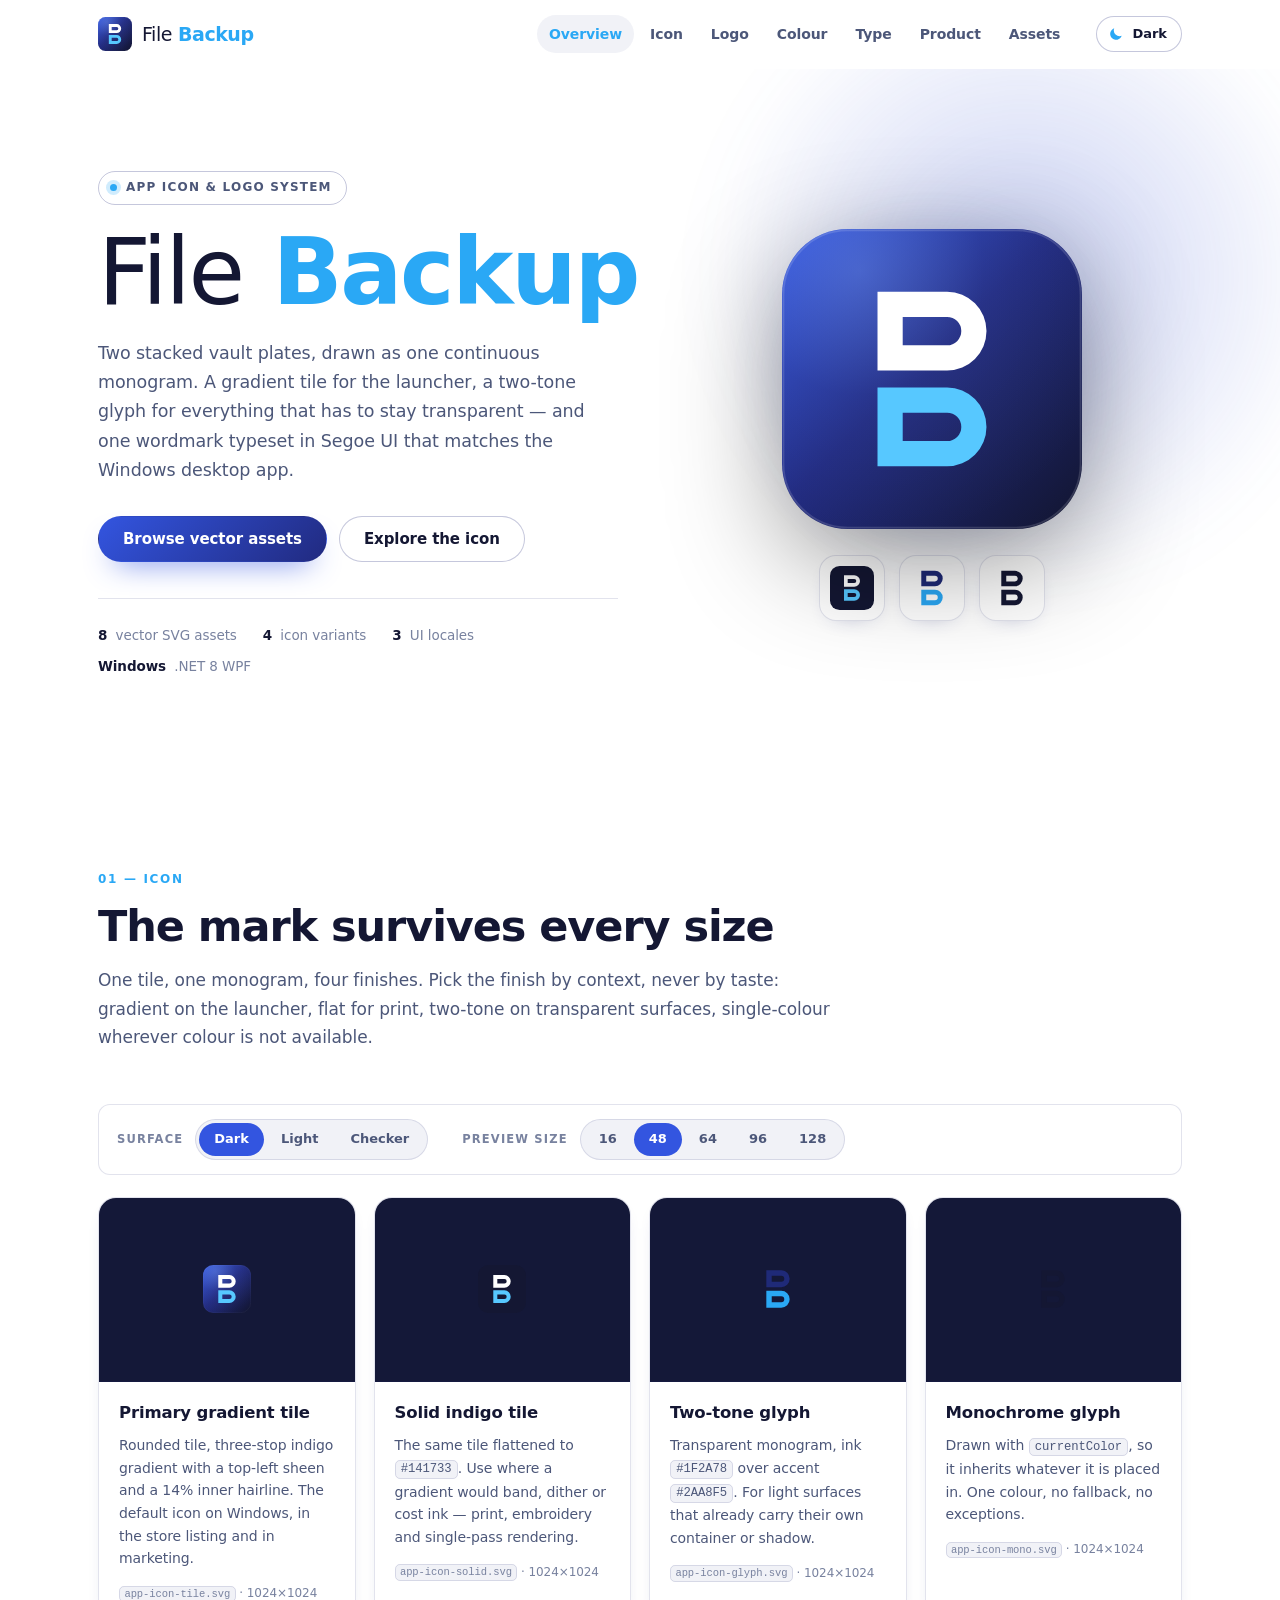
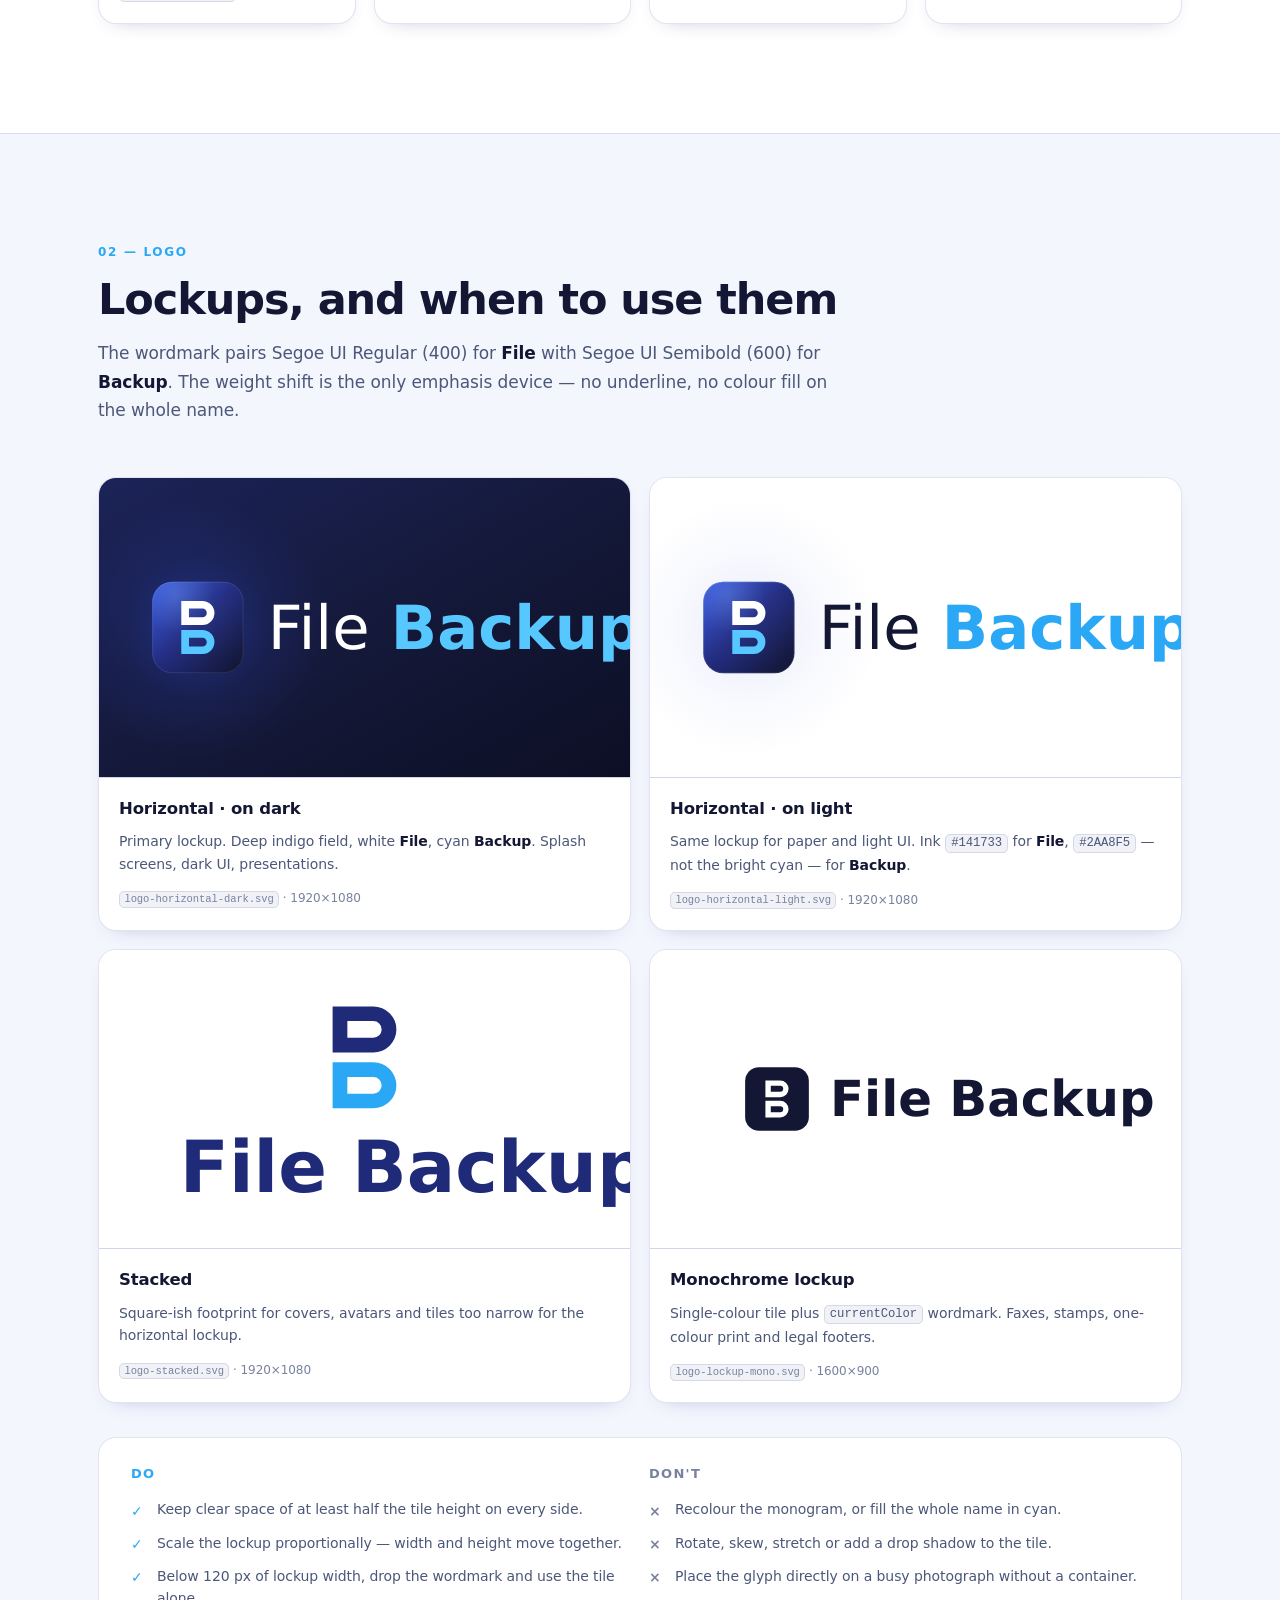
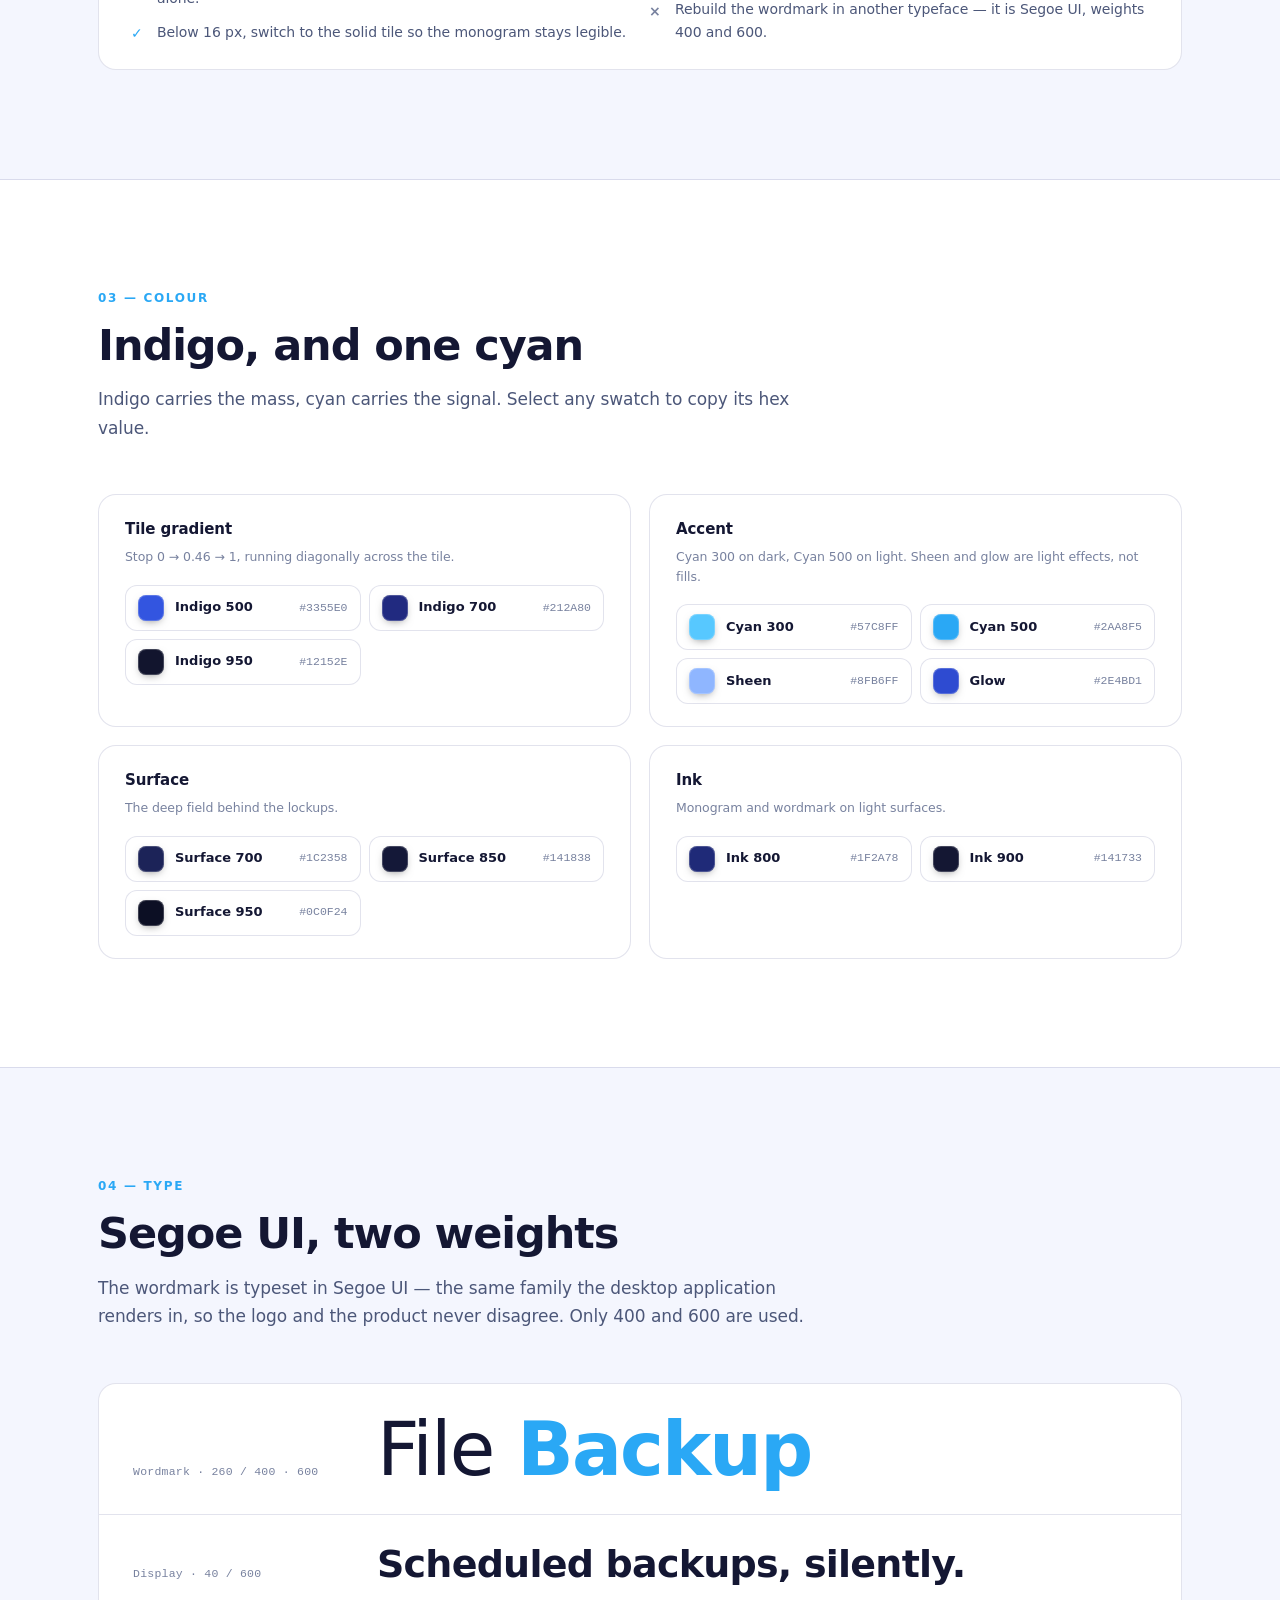
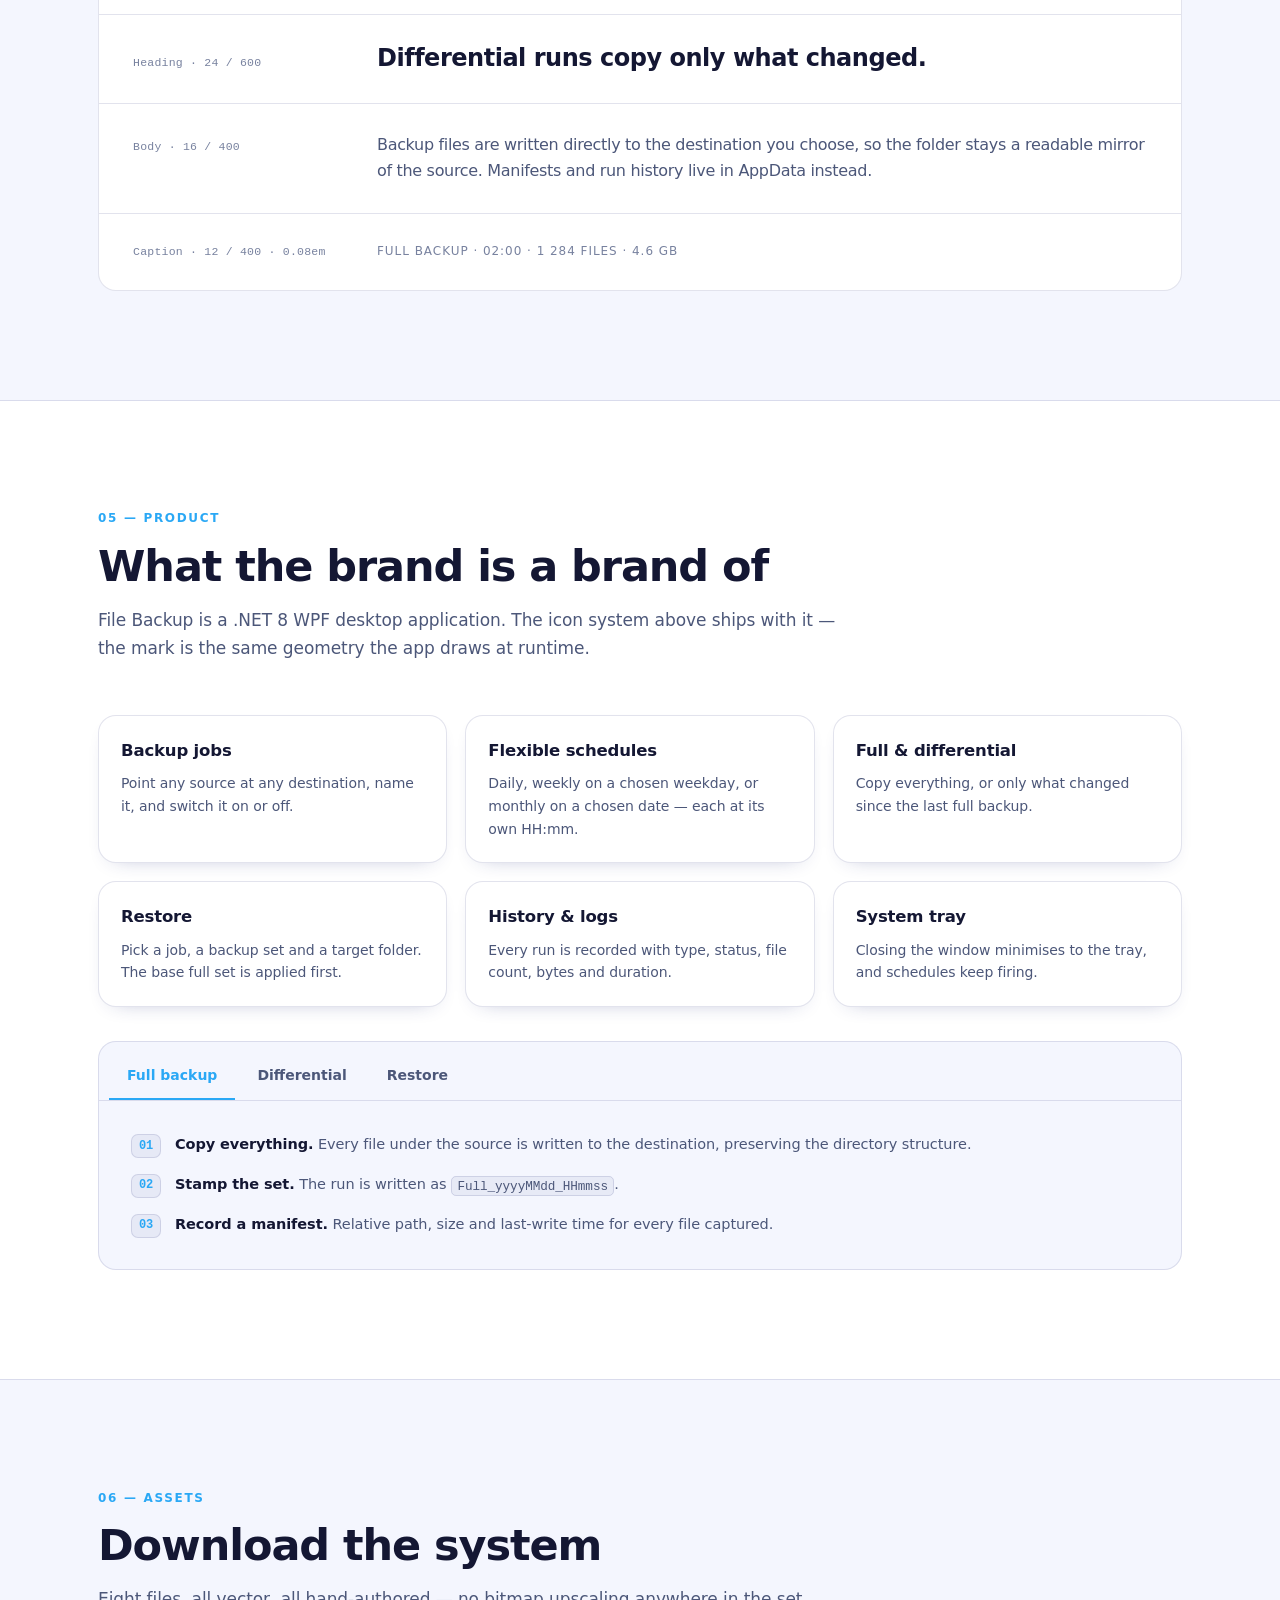
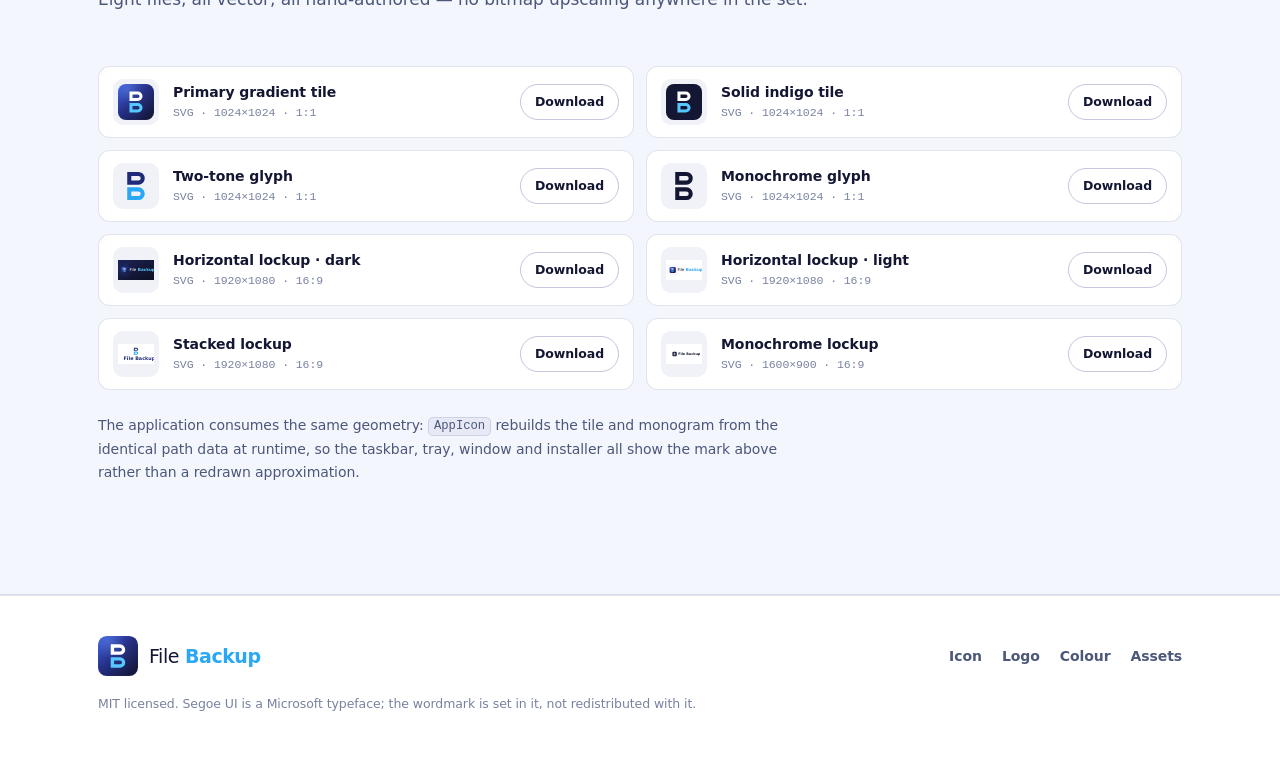
<file: brand/website/index.html>
<!DOCTYPE html>
<html lang="en" data-theme="dark">
<head>
<meta charset="utf-8">
<meta name="viewport" content="width=device-width, initial-scale=1">
<title>File Backup — App Icon &amp; Logo System</title>
<meta name="description" content="Brand system for File Backup: gradient tile app icons, horizontal and stacked wordmark lockups, colour palette, type scale and downloadable vector assets.">
<meta name="theme-color" content="#12152E">
<link rel="icon" href="../assets/app-icon-tile.svg" type="image/svg+xml">
<link rel="stylesheet" href="styles.css">
</head>
<body>

<a class="skip-link" href="#overview">Skip to content</a>

<header class="site-header" id="site-header">
  <div class="container site-header__inner">
    <a class="brand" href="#overview" aria-label="File Backup — back to top">
      <img class="brand__mark" src="../assets/app-icon-tile.svg" alt="" width="34" height="34" decoding="async">
      <span class="wordmark wordmark--sm">
        <span class="wordmark__file">File</span><span class="wordmark__backup">&nbsp;Backup</span>
      </span>
    </a>

    <button class="nav-toggle" id="nav-toggle" type="button" aria-expanded="false" aria-controls="primary-nav" aria-label="Open navigation">
      <span class="nav-toggle__bars" aria-hidden="true"><i></i><i></i><i></i></span>
    </button>

    <nav class="primary-nav" id="primary-nav" aria-label="Sections">
      <ul class="primary-nav__list">
        <li><a href="#overview">Overview</a></li>
        <li><a href="#icons">Icon</a></li>
        <li><a href="#logo">Logo</a></li>
        <li><a href="#palette">Colour</a></li>
        <li><a href="#type">Type</a></li>
        <li><a href="#features">Product</a></li>
        <li><a href="#assets">Assets</a></li>
      </ul>

      <button class="theme-toggle" id="theme-toggle" type="button" aria-pressed="false">
        <span class="theme-toggle__icon" aria-hidden="true"></span>
        <span class="theme-toggle__label" data-theme-label>Light</span>
      </button>
    </nav>
  </div>
</header>

<main>

  <!-- ══════════════════════════ OVERVIEW / HERO ══════════════════════════ -->
  <section class="hero" id="overview" aria-labelledby="hero-title">
    <div class="hero__glow" aria-hidden="true"></div>
    <div class="container hero__inner">

      <div class="hero__copy reveal">
        <p class="eyebrow"><span class="eyebrow__dot" aria-hidden="true"></span>App icon &amp; logo system</p>

        <h1 class="hero__title" id="hero-title">
          <span class="wordmark wordmark--xl">
            <span class="wordmark__file">File</span><span class="wordmark__backup">&nbsp;Backup</span>
          </span>
        </h1>

        <p class="lede">
          Two stacked vault plates, drawn as one continuous monogram. A gradient tile for the
          launcher, a two-tone glyph for everything that has to stay transparent — and one
          wordmark typeset in Segoe&nbsp;UI that matches the Windows desktop app.
        </p>

        <div class="hero__actions">
          <a class="btn btn--primary" href="#assets">Browse vector assets</a>
          <a class="btn btn--ghost" href="#icons">Explore the icon</a>
        </div>

        <ul class="hero__meta">
          <li><strong>8</strong> vector SVG assets</li>
          <li><strong>4</strong> icon variants</li>
          <li><strong>3</strong> UI locales</li>
          <li><strong>Windows</strong> .NET&nbsp;8&nbsp;WPF</li>
        </ul>
      </div>

      <div class="hero__art reveal" aria-hidden="true">
        <div class="hero__tile">
          <img src="../assets/app-icon-tile.svg" alt="File Backup app icon" width="320" height="320" decoding="async">
        </div>
        <div class="hero__chips">
          <span class="hero__chip" style="--d:0ms"><img src="../assets/app-icon-solid.svg" alt="" width="56" height="56" loading="lazy" decoding="async"></span>
          <span class="hero__chip" style="--d:60ms"><img src="../assets/app-icon-glyph.svg" alt="" width="56" height="56" loading="lazy" decoding="async"></span>
          <span class="hero__chip" style="--d:120ms"><img src="../assets/app-icon-mono.svg" alt="" width="56" height="56" loading="lazy" decoding="async"></span>
        </div>
      </div>

    </div>
  </section>

  <!-- ══════════════════════════ ICON SYSTEM ══════════════════════════ -->
  <section class="section" id="icons" aria-labelledby="icons-title">
    <div class="container">

      <div class="section__head reveal">
        <p class="section__index">01 — Icon</p>
        <h2 class="section__title" id="icons-title">The mark survives every size</h2>
        <p class="section__lede">
          One tile, one monogram, four finishes. Pick the finish by context, never by taste:
          gradient on the launcher, flat for print, two-tone on transparent surfaces,
          single-colour wherever colour is not available.
        </p>
      </div>

      <div class="toolbar reveal" role="group" aria-label="Icon preview controls">
        <div class="segmented" data-group="icon-surface">
          <span class="segmented__label" id="surface-label">Surface</span>
          <div class="segmented__track" role="radiogroup" aria-labelledby="surface-label">
            <button type="button" role="radio" aria-checked="true" data-surface="dark">Dark</button>
            <button type="button" role="radio" aria-checked="false" data-surface="light">Light</button>
            <button type="button" role="radio" aria-checked="false" data-surface="checker">Checker</button>
          </div>
        </div>

        <div class="segmented" data-group="icon-size">
          <span class="segmented__label" id="size-label">Preview size</span>
          <div class="segmented__track segmented__track--wide" role="radiogroup" aria-labelledby="size-label">
            <button type="button" role="radio" aria-checked="false" data-size="16">16</button>
            <button type="button" role="radio" aria-checked="true" data-size="48">48</button>
            <button type="button" role="radio" aria-checked="false" data-size="64">64</button>
            <button type="button" role="radio" aria-checked="false" data-size="96">96</button>
            <button type="button" role="radio" aria-checked="false" data-size="128">128</button>
          </div>
        </div>
      </div>

      <ul class="icon-grid reveal" id="icon-grid" data-surface="dark" data-size="48">

        <li class="card icon-card">
          <div class="icon-stage">
            <img src="../assets/app-icon-tile.svg" alt="Primary gradient tile app icon" width="1024" height="1024" loading="lazy" decoding="async">
          </div>
          <div class="card__body">
            <h3 class="card__title">Primary gradient tile</h3>
            <p class="card__text">
              Rounded tile, three-stop indigo gradient with a top-left sheen and a 14% inner
              hairline. The default icon on Windows, in the store listing and in marketing.
            </p>
            <p class="card__meta"><code>app-icon-tile.svg</code> · 1024×1024</p>
          </div>
        </li>

        <li class="card icon-card">
          <div class="icon-stage">
            <img src="../assets/app-icon-solid.svg" alt="Solid indigo tile app icon" width="1024" height="1024" loading="lazy" decoding="async">
          </div>
          <div class="card__body">
            <h3 class="card__title">Solid indigo tile</h3>
            <p class="card__text">
              The same tile flattened to <code>#141733</code>. Use where a gradient would band,
              dither or cost ink — print, embroidery and single-pass rendering.
            </p>
            <p class="card__meta"><code>app-icon-solid.svg</code> · 1024×1024</p>
          </div>
        </li>

        <li class="card icon-card">
          <div class="icon-stage">
            <img src="../assets/app-icon-glyph.svg" alt="Two-tone monogram glyph, transparent background" width="1024" height="1024" loading="lazy" decoding="async">
          </div>
          <div class="card__body">
            <h3 class="card__title">Two-tone glyph</h3>
            <p class="card__text">
              Transparent monogram, ink <code>#1F2A78</code> over accent <code>#2AA8F5</code>.
              For light surfaces that already carry their own container or shadow.
            </p>
            <p class="card__meta"><code>app-icon-glyph.svg</code> · 1024×1024</p>
          </div>
        </li>

        <li class="card icon-card">
          <div class="icon-stage">
            <img src="../assets/app-icon-mono.svg" alt="Monochrome monogram glyph, transparent background" width="1024" height="1024" loading="lazy" decoding="async">
          </div>
          <div class="card__body">
            <h3 class="card__title">Monochrome glyph</h3>
            <p class="card__text">
              Drawn with <code>currentColor</code>, so it inherits whatever it is placed in.
              One colour, no fallback, no exceptions.
            </p>
            <p class="card__meta"><code>app-icon-mono.svg</code> · 1024×1024</p>
          </div>
        </li>

      </ul>
    </div>
  </section>

  <!-- ══════════════════════════ LOGO SYSTEM ══════════════════════════ -->
  <section class="section section--alt" id="logo" aria-labelledby="logo-title">
    <div class="container">

      <div class="section__head reveal">
        <p class="section__index">02 — Logo</p>
        <h2 class="section__title" id="logo-title">Lockups, and when to use them</h2>
        <p class="section__lede">
          The wordmark pairs Segoe UI Regular (400) for <em>File</em> with Segoe UI Semibold (600)
          for <em>Backup</em>. The weight shift is the only emphasis device — no underline, no
          colour fill on the whole name.
        </p>
      </div>

      <div class="logo-grid reveal">

        <figure class="card logo-card logo-card--wide">
          <div class="logo-frame">
            <img src="../assets/logo-horizontal-dark.svg" alt="Horizontal File Backup lockup on a deep indigo background" width="1920" height="1080" loading="lazy" decoding="async">
          </div>
          <figcaption class="card__body">
            <h3 class="card__title">Horizontal · on dark</h3>
            <p class="card__text">Primary lockup. Deep indigo field, white <em>File</em>, cyan <em>Backup</em>. Splash screens, dark UI, presentations.</p>
            <p class="card__meta"><code>logo-horizontal-dark.svg</code> · 1920×1080</p>
          </figcaption>
        </figure>

        <figure class="card logo-card logo-card--wide">
          <div class="logo-frame">
            <img src="../assets/logo-horizontal-light.svg" alt="Horizontal File Backup lockup on a white background" width="1920" height="1080" loading="lazy" decoding="async">
          </div>
          <figcaption class="card__body">
            <h3 class="card__title">Horizontal · on light</h3>
            <p class="card__text">Same lockup for paper and light UI. Ink <code>#141733</code> for <em>File</em>, <code>#2AA8F5</code> — not the bright cyan — for <em>Backup</em>.</p>
            <p class="card__meta"><code>logo-horizontal-light.svg</code> · 1920×1080</p>
          </figcaption>
        </figure>

        <figure class="card logo-card">
          <div class="logo-frame">
            <img src="../assets/logo-stacked.svg" alt="Stacked File Backup lockup" width="1920" height="1080" loading="lazy" decoding="async">
          </div>
          <figcaption class="card__body">
            <h3 class="card__title">Stacked</h3>
            <p class="card__text">Square-ish footprint for covers, avatars and tiles too narrow for the horizontal lockup.</p>
            <p class="card__meta"><code>logo-stacked.svg</code> · 1920×1080</p>
          </figcaption>
        </figure>

        <figure class="card logo-card">
          <div class="logo-frame">
            <img src="../assets/logo-lockup-mono.svg" alt="Monochrome File Backup lockup" width="1600" height="900" loading="lazy" decoding="async">
          </div>
          <figcaption class="card__body">
            <h3 class="card__title">Monochrome lockup</h3>
            <p class="card__text">Single-colour tile plus <code>currentColor</code> wordmark. Faxes, stamps, one-colour print and legal footers.</p>
            <p class="card__meta"><code>logo-lockup-mono.svg</code> · 1600×900</p>
          </figcaption>
        </figure>

      </div>

      <div class="rules reveal">
        <div class="rules__col">
          <h3 class="rules__title">Do</h3>
          <ul class="rules__list rules__list--do">
            <li>Keep clear space of at least half the tile height on every side.</li>
            <li>Scale the lockup proportionally — width and height move together.</li>
            <li>Below 120&nbsp;px of lockup width, drop the wordmark and use the tile alone.</li>
            <li>Below 16&nbsp;px, switch to the solid tile so the monogram stays legible.</li>
          </ul>
        </div>
        <div class="rules__col">
          <h3 class="rules__title">Don't</h3>
          <ul class="rules__list rules__list--dont">
            <li>Recolour the monogram, or fill the whole name in cyan.</li>
            <li>Rotate, skew, stretch or add a drop shadow to the tile.</li>
            <li>Place the glyph directly on a busy photograph without a container.</li>
            <li>Rebuild the wordmark in another typeface — it is Segoe UI, weights 400 and 600.</li>
          </ul>
        </div>
      </div>

    </div>
  </section>

  <!-- ══════════════════════════ PALETTE ══════════════════════════ -->
  <section class="section" id="palette" aria-labelledby="palette-title">
    <div class="container">

      <div class="section__head reveal">
        <p class="section__index">03 — Colour</p>
        <h2 class="section__title" id="palette-title">Indigo, and one cyan</h2>
        <p class="section__lede">
          Indigo carries the mass, cyan carries the signal. Select any swatch to copy its hex value.
        </p>
      </div>

      <div class="palette reveal">

        <div class="palette__group">
          <h3 class="palette__group-title">Tile gradient</h3>
          <p class="palette__group-note">Stop 0 → 0.46 → 1, running diagonally across the tile.</p>
          <ul class="swatches">
            <li><button class="swatch" type="button" data-hex="#3355E0" style="--swatch:#3355E0">
              <span class="swatch__chip" aria-hidden="true"></span>
              <span class="swatch__name">Indigo 500</span><span class="swatch__hex">#3355E0</span>
            </button></li>
            <li><button class="swatch" type="button" data-hex="#212A80" style="--swatch:#212A80">
              <span class="swatch__chip" aria-hidden="true"></span>
              <span class="swatch__name">Indigo 700</span><span class="swatch__hex">#212A80</span>
            </button></li>
            <li><button class="swatch" type="button" data-hex="#12152E" style="--swatch:#12152E">
              <span class="swatch__chip" aria-hidden="true"></span>
              <span class="swatch__name">Indigo 950</span><span class="swatch__hex">#12152E</span>
            </button></li>
          </ul>
        </div>

        <div class="palette__group">
          <h3 class="palette__group-title">Accent</h3>
          <p class="palette__group-note">Cyan 300 on dark, Cyan 500 on light. Sheen and glow are light effects, not fills.</p>
          <ul class="swatches">
            <li><button class="swatch" type="button" data-hex="#57C8FF" style="--swatch:#57C8FF">
              <span class="swatch__chip" aria-hidden="true"></span>
              <span class="swatch__name">Cyan 300</span><span class="swatch__hex">#57C8FF</span>
            </button></li>
            <li><button class="swatch" type="button" data-hex="#2AA8F5" style="--swatch:#2AA8F5">
              <span class="swatch__chip" aria-hidden="true"></span>
              <span class="swatch__name">Cyan 500</span><span class="swatch__hex">#2AA8F5</span>
            </button></li>
            <li><button class="swatch" type="button" data-hex="#8FB6FF" style="--swatch:#8FB6FF">
              <span class="swatch__chip" aria-hidden="true"></span>
              <span class="swatch__name">Sheen</span><span class="swatch__hex">#8FB6FF</span>
            </button></li>
            <li><button class="swatch" type="button" data-hex="#2E4BD1" style="--swatch:#2E4BD1">
              <span class="swatch__chip" aria-hidden="true"></span>
              <span class="swatch__name">Glow</span><span class="swatch__hex">#2E4BD1</span>
            </button></li>
          </ul>
        </div>

        <div class="palette__group">
          <h3 class="palette__group-title">Surface</h3>
          <p class="palette__group-note">The deep field behind the lockups.</p>
          <ul class="swatches">
            <li><button class="swatch" type="button" data-hex="#1C2358" style="--swatch:#1C2358">
              <span class="swatch__chip" aria-hidden="true"></span>
              <span class="swatch__name">Surface 700</span><span class="swatch__hex">#1C2358</span>
            </button></li>
            <li><button class="swatch" type="button" data-hex="#141838" style="--swatch:#141838">
              <span class="swatch__chip" aria-hidden="true"></span>
              <span class="swatch__name">Surface 850</span><span class="swatch__hex">#141838</span>
            </button></li>
            <li><button class="swatch" type="button" data-hex="#0C0F24" style="--swatch:#0C0F24">
              <span class="swatch__chip" aria-hidden="true"></span>
              <span class="swatch__name">Surface 950</span><span class="swatch__hex">#0C0F24</span>
            </button></li>
          </ul>
        </div>

        <div class="palette__group">
          <h3 class="palette__group-title">Ink</h3>
          <p class="palette__group-note">Monogram and wordmark on light surfaces.</p>
          <ul class="swatches">
            <li><button class="swatch" type="button" data-hex="#1F2A78" style="--swatch:#1F2A78">
              <span class="swatch__chip" aria-hidden="true"></span>
              <span class="swatch__name">Ink 800</span><span class="swatch__hex">#1F2A78</span>
            </button></li>
            <li><button class="swatch" type="button" data-hex="#141733" style="--swatch:#141733">
              <span class="swatch__chip" aria-hidden="true"></span>
              <span class="swatch__name">Ink 900</span><span class="swatch__hex">#141733</span>
            </button></li>
          </ul>
        </div>

      </div>
    </div>
  </section>

  <!-- ══════════════════════════ TYPE ══════════════════════════ -->
  <section class="section section--alt" id="type" aria-labelledby="type-title">
    <div class="container">

      <div class="section__head reveal">
        <p class="section__index">04 — Type</p>
        <h2 class="section__title" id="type-title">Segoe UI, two weights</h2>
        <p class="section__lede">
          The wordmark is typeset in Segoe UI — the same family the desktop application renders in,
          so the logo and the product never disagree. Only 400 and 600 are used.
        </p>
      </div>

      <div class="specimen reveal">
        <div class="specimen__row">
          <p class="specimen__label">Wordmark · 260 / 400 · 600</p>
          <p class="wordmark wordmark--specimen">
            <span class="wordmark__file">File</span><span class="wordmark__backup">&nbsp;Backup</span>
          </p>
        </div>
        <div class="specimen__row">
          <p class="specimen__label">Display · 40 / 600</p>
          <p class="specimen__sample specimen__sample--display">Scheduled backups, silently.</p>
        </div>
        <div class="specimen__row">
          <p class="specimen__label">Heading · 24 / 600</p>
          <p class="specimen__sample specimen__sample--h">Differential runs copy only what changed.</p>
        </div>
        <div class="specimen__row">
          <p class="specimen__label">Body · 16 / 400</p>
          <p class="specimen__sample specimen__sample--body">
            Backup files are written directly to the destination you choose, so the folder stays a
            readable mirror of the source. Manifests and run history live in AppData instead.
          </p>
        </div>
        <div class="specimen__row">
          <p class="specimen__label">Caption · 12 / 400 · 0.08em</p>
          <p class="specimen__sample specimen__sample--caption">FULL BACKUP · 02:00 · 1 284 FILES · 4.6 GB</p>
        </div>
      </div>

    </div>
  </section>

  <!-- ══════════════════════════ PRODUCT ══════════════════════════ -->
  <section class="section" id="features" aria-labelledby="features-title">
    <div class="container">

      <div class="section__head reveal">
        <p class="section__index">05 — Product</p>
        <h2 class="section__title" id="features-title">What the brand is a brand of</h2>
        <p class="section__lede">
          File Backup is a .NET 8 WPF desktop application. The icon system above ships with it —
          the mark is the same geometry the app draws at runtime.
        </p>
      </div>

      <ul class="feature-grid reveal">
        <li class="card feature">
          <h3 class="card__title">Backup jobs</h3>
          <p class="card__text">Point any source at any destination, name it, and switch it on or off.</p>
        </li>
        <li class="card feature">
          <h3 class="card__title">Flexible schedules</h3>
          <p class="card__text">Daily, weekly on a chosen weekday, or monthly on a chosen date — each at its own HH:mm.</p>
        </li>
        <li class="card feature">
          <h3 class="card__title">Full &amp; differential</h3>
          <p class="card__text">Copy everything, or only what changed since the last full backup.</p>
        </li>
        <li class="card feature">
          <h3 class="card__title">Restore</h3>
          <p class="card__text">Pick a job, a backup set and a target folder. The base full set is applied first.</p>
        </li>
        <li class="card feature">
          <h3 class="card__title">History &amp; logs</h3>
          <p class="card__text">Every run is recorded with type, status, file count, bytes and duration.</p>
        </li>
        <li class="card feature">
          <h3 class="card__title">System tray</h3>
          <p class="card__text">Closing the window minimises to the tray, and schedules keep firing.</p>
        </li>
      </ul>

      <div class="tabs reveal" id="how-tabs">
        <div class="tabs__list" role="tablist" aria-label="How it works">
          <button class="tabs__tab" role="tab" id="tab-full" aria-controls="panel-full" aria-selected="true" tabindex="0">Full backup</button>
          <button class="tabs__tab" role="tab" id="tab-diff" aria-controls="panel-diff" aria-selected="false" tabindex="-1">Differential</button>
          <button class="tabs__tab" role="tab" id="tab-restore" aria-controls="panel-restore" aria-selected="false" tabindex="-1">Restore</button>
        </div>

        <div class="tabs__panels">
          <div class="tabs__panel" role="tabpanel" id="panel-full" aria-labelledby="tab-full" tabindex="0">
            <ol class="steps">
              <li><strong>Copy everything.</strong> Every file under the source is written to the destination, preserving the directory structure.</li>
              <li><strong>Stamp the set.</strong> The run is written as <code>Full_yyyyMMdd_HHmmss</code>.</li>
              <li><strong>Record a manifest.</strong> Relative path, size and last-write time for every file captured.</li>
            </ol>
          </div>

          <div class="tabs__panel" role="tabpanel" id="panel-diff" aria-labelledby="tab-diff" tabindex="0" hidden>
            <ol class="steps">
              <li><strong>Load the baseline.</strong> The most recent <code>Full_*</code> manifest is read from AppData.</li>
              <li><strong>Compare.</strong> Each source file is checked against the baseline by size and last-write time.</li>
              <li><strong>Copy the delta.</strong> Only new and changed files reach the destination.</li>
              <li><strong>No full set yet?</strong> The first run is promoted to a full backup automatically.</li>
            </ol>
          </div>

          <div class="tabs__panel" role="tabpanel" id="panel-restore" aria-labelledby="tab-restore" tabindex="0" hidden>
            <ol class="steps">
              <li><strong>Choose a set.</strong> Sets are listed newest first.</li>
              <li><strong>Apply the base.</strong> For a differential set, its full backup is restored first.</li>
              <li><strong>Apply the delta.</strong> Differential files are layered on top, reconstructing that moment.</li>
            </ol>
          </div>
        </div>
      </div>

    </div>
  </section>

  <!-- ══════════════════════════ ASSETS ══════════════════════════ -->
  <section class="section section--alt" id="assets" aria-labelledby="assets-title">
    <div class="container">

      <div class="section__head reveal">
        <p class="section__index">06 — Assets</p>
        <h2 class="section__title" id="assets-title">Download the system</h2>
        <p class="section__lede">
          Eight files, all vector, all hand-authored — no bitmap upscaling anywhere in the set.
        </p>
      </div>

      <ul class="asset-grid reveal" id="asset-grid">
        <li class="asset">
          <img class="asset__thumb" src="../assets/app-icon-tile.svg" alt="" width="64" height="64" loading="lazy" decoding="async">
          <div class="asset__info">
            <p class="asset__name">Primary gradient tile</p>
            <p class="asset__meta">SVG · 1024×1024 · 1:1</p>
          </div>
          <a class="asset__dl" href="../assets/app-icon-tile.svg" download>Download</a>
        </li>
        <li class="asset">
          <img class="asset__thumb" src="../assets/app-icon-solid.svg" alt="" width="64" height="64" loading="lazy" decoding="async">
          <div class="asset__info">
            <p class="asset__name">Solid indigo tile</p>
            <p class="asset__meta">SVG · 1024×1024 · 1:1</p>
          </div>
          <a class="asset__dl" href="../assets/app-icon-solid.svg" download>Download</a>
        </li>
        <li class="asset">
          <img class="asset__thumb" src="../assets/app-icon-glyph.svg" alt="" width="64" height="64" loading="lazy" decoding="async">
          <div class="asset__info">
            <p class="asset__name">Two-tone glyph</p>
            <p class="asset__meta">SVG · 1024×1024 · 1:1</p>
          </div>
          <a class="asset__dl" href="../assets/app-icon-glyph.svg" download>Download</a>
        </li>
        <li class="asset">
          <img class="asset__thumb" src="../assets/app-icon-mono.svg" alt="" width="64" height="64" loading="lazy" decoding="async">
          <div class="asset__info">
            <p class="asset__name">Monochrome glyph</p>
            <p class="asset__meta">SVG · 1024×1024 · 1:1</p>
          </div>
          <a class="asset__dl" href="../assets/app-icon-mono.svg" download>Download</a>
        </li>
        <li class="asset">
          <img class="asset__thumb" src="../assets/logo-horizontal-dark.svg" alt="" width="64" height="64" loading="lazy" decoding="async">
          <div class="asset__info">
            <p class="asset__name">Horizontal lockup · dark</p>
            <p class="asset__meta">SVG · 1920×1080 · 16:9</p>
          </div>
          <a class="asset__dl" href="../assets/logo-horizontal-dark.svg" download>Download</a>
        </li>
        <li class="asset">
          <img class="asset__thumb" src="../assets/logo-horizontal-light.svg" alt="" width="64" height="64" loading="lazy" decoding="async">
          <div class="asset__info">
            <p class="asset__name">Horizontal lockup · light</p>
            <p class="asset__meta">SVG · 1920×1080 · 16:9</p>
          </div>
          <a class="asset__dl" href="../assets/logo-horizontal-light.svg" download>Download</a>
        </li>
        <li class="asset">
          <img class="asset__thumb" src="../assets/logo-stacked.svg" alt="" width="64" height="64" loading="lazy" decoding="async">
          <div class="asset__info">
            <p class="asset__name">Stacked lockup</p>
            <p class="asset__meta">SVG · 1920×1080 · 16:9</p>
          </div>
          <a class="asset__dl" href="../assets/logo-stacked.svg" download>Download</a>
        </li>
        <li class="asset">
          <img class="asset__thumb" src="../assets/logo-lockup-mono.svg" alt="" width="64" height="64" loading="lazy" decoding="async">
          <div class="asset__info">
            <p class="asset__name">Monochrome lockup</p>
            <p class="asset__meta">SVG · 1600×900 · 16:9</p>
          </div>
          <a class="asset__dl" href="../assets/logo-lockup-mono.svg" download>Download</a>
        </li>
      </ul>

      <p class="assets__note reveal">
        The application consumes the same geometry: <code>AppIcon</code> rebuilds the tile and monogram
        from the identical path data at runtime, so the taskbar, tray, window and installer all show
        the mark above rather than a redrawn approximation.
      </p>

    </div>
  </section>

</main>

<footer class="site-footer">
  <div class="container site-footer__inner">
    <div class="site-footer__brand">
      <img src="../assets/app-icon-tile.svg" alt="" width="40" height="40" loading="lazy" decoding="async">
      <span class="wordmark wordmark--sm">
        <span class="wordmark__file">File</span><span class="wordmark__backup">&nbsp;Backup</span>
      </span>
    </div>
    <nav class="site-footer__nav" aria-label="Footer">
      <a href="#icons">Icon</a>
      <a href="#logo">Logo</a>
      <a href="#palette">Colour</a>
      <a href="#assets">Assets</a>
    </nav>
    <p class="site-footer__legal">MIT licensed. Segoe UI is a Microsoft typeface; the wordmark is set in it, not redistributed with it.</p>
  </div>
</footer>

<div class="toast" id="toast" role="status" aria-live="polite"></div>

<script src="app.js" defer></script>
</body>
</html>
</file>
<file: brand/website/styles.css>
/* ============================================================================
   File Backup — brand showcase
   Tokens are lifted verbatim from brand/assets/*.svg so the page and the
   vector assets can never drift apart.
   ========================================================================= */

/* ---------- 1. Brand constants (theme-independent) ---------------------- */
:root {
  --brand-indigo-500: #3355E0;
  --brand-indigo-700: #212A80;
  --brand-indigo-950: #12152E;

  --brand-cyan-300:   #57C8FF;
  --brand-cyan-500:   #2AA8F5;
  --brand-sheen:      #8FB6FF;
  --brand-glow:       #2E4BD1;

  --brand-surface-700: #1C2358;
  --brand-surface-850: #141838;
  --brand-surface-950: #0C0F24;

  --brand-ink-800: #1F2A78;
  --brand-ink-900: #141733;

  --font: 'Segoe UI', 'Segoe UI Variable Text', system-ui, -apple-system,
          'Noto Sans TC', 'PingFang TC', 'Microsoft JhengHei', sans-serif;
  --font-mono: ui-monospace, 'Cascadia Mono', 'SF Mono', Consolas, monospace;

  --container: 1180px;
  --gutter: clamp(20px, 5vw, 48px);
  --radius: 18px;
  --radius-sm: 12px;
  --section-y: clamp(64px, 8.5vw, 124px);
  --header-h: 68px;

  --ease: cubic-bezier(.2, .7, .2, 1);
}

/* ---------- 2. Theme: dark (default — matches logo-horizontal-dark) ----- */
[data-theme="dark"] {
  color-scheme: dark;

  --bg:            var(--brand-surface-950);
  --bg-alt:        var(--brand-surface-850);
  --bg-elevated:   #151A3C;
  --bg-sunken:     #0A0D1E;
  --header-bg:     rgba(12, 15, 36, .82);

  --text:          #F2F5FF;
  --text-muted:    #A7B2DA;
  --text-subtle:   #6F7BA6;

  --border:        rgba(143, 182, 255, .14);
  --border-strong: rgba(143, 182, 255, .30);

  --accent:        var(--brand-cyan-300);
  --accent-ink:    var(--brand-indigo-500);
  --on-accent:     #FFFFFF;

  --track:         rgba(143, 182, 255, .08);

  --wm-file:       #FFFFFF;
  --wm-backup:     var(--brand-cyan-300);

  --stage-dark:    var(--brand-surface-850);
  --stage-light:   #FFFFFF;

  --shadow-lg: 0 28px 64px -26px rgba(0, 0, 0, .8);
  --shadow-sm: 0 10px 26px -18px rgba(0, 0, 0, .9);
  --glow: rgba(46, 75, 209, .58);
}

/* ---------- 3. Theme: light (matches logo-horizontal-light) ------------- */
[data-theme="light"] {
  color-scheme: light;

  --bg:            #FFFFFF;
  --bg-alt:        #F4F6FE;
  --bg-elevated:   #FFFFFF;
  --bg-sunken:     #EDF0FB;
  --header-bg:     rgba(255, 255, 255, .84);

  --text:          var(--brand-ink-900);
  --text-muted:    #4C5779;
  --text-subtle:   #78829F;

  --border:        rgba(31, 42, 120, .13);
  --border-strong: rgba(31, 42, 120, .26);

  --accent:        var(--brand-cyan-500);
  --accent-ink:    var(--brand-indigo-500);
  --on-accent:     #FFFFFF;

  --track:         rgba(31, 42, 120, .06);

  --wm-file:       var(--brand-ink-900);
  --wm-backup:     var(--brand-cyan-500);

  --stage-dark:    var(--brand-surface-850);
  --stage-light:   #FFFFFF;

  --shadow-lg: 0 28px 60px -30px rgba(31, 42, 120, .38);
  --shadow-sm: 0 8px 22px -16px rgba(31, 42, 120, .45);
  --glow: rgba(46, 75, 209, .26);
}

/* ---------- 4. Reset & base -------------------------------------------- */
*, *::before, *::after { box-sizing: border-box; }

html {
  scroll-behavior: smooth;
  scroll-padding-top: calc(var(--header-h) + 16px);
  -webkit-text-size-adjust: 100%;
}

body {
  margin: 0;
  background: var(--bg);
  color: var(--text);
  font-family: var(--font);
  font-size: 16px;
  line-height: 1.6;
  letter-spacing: -.005em;
  -webkit-font-smoothing: antialiased;
  transition: background-color .3s var(--ease), color .3s var(--ease);
}

img, svg { max-width: 100%; display: block; }
h1, h2, h3, p, ul, ol, figure { margin: 0; }
ul, ol { padding: 0; list-style: none; }

code {
  font-family: var(--font-mono);
  font-size: .875em;
  padding: .12em .42em;
  border-radius: 5px;
  background: var(--track);
  border: 1px solid var(--border);
}

a { color: var(--accent); text-decoration: none; }
a:hover { text-decoration: underline; }

:focus-visible {
  outline: 2px solid var(--accent);
  outline-offset: 3px;
  border-radius: 4px;
}

.container {
  width: 100%;
  max-width: var(--container);
  margin-inline: auto;
  padding-inline: var(--gutter);
}

.skip-link {
  position: absolute;
  left: -9999px;
  top: 8px;
  z-index: 200;
  padding: 10px 18px;
  border-radius: 999px;
  background: var(--brand-indigo-500);
  color: #fff;
  font-weight: 600;
}
.skip-link:focus { left: 16px; }

/* ---------- 5. Wordmark ------------------------------------------------ */
.wordmark {
  font-family: var(--font);
  font-weight: 400;
  letter-spacing: -.025em;
  line-height: 1;
  white-space: nowrap;
  display: inline-block;
}
.wordmark__file   { font-weight: 400; color: var(--wm-file); }
.wordmark__backup { font-weight: 600; color: var(--wm-backup); }

.wordmark--sm       { font-size: 19px; }
.wordmark--xl       { font-size: clamp(46px, 8.5vw, 92px); }
.wordmark--specimen { font-size: clamp(36px, 6.4vw, 74px); }

/* ---------- 6. Header -------------------------------------------------- */
.site-header {
  position: sticky;
  top: 0;
  z-index: 60;
  background: var(--header-bg);
  backdrop-filter: saturate(160%) blur(14px);
  -webkit-backdrop-filter: saturate(160%) blur(14px);
  border-bottom: 1px solid transparent;
  transition: border-color .25s var(--ease), box-shadow .25s var(--ease);
}
.site-header.is-scrolled {
  border-bottom-color: var(--border);
  box-shadow: var(--shadow-sm);
}

.site-header__inner {
  height: var(--header-h);
  display: flex;
  align-items: center;
  gap: 20px;
}

.brand {
  display: inline-flex;
  align-items: center;
  gap: 10px;
  color: inherit;
  flex: none;
}
.brand:hover { text-decoration: none; }
.brand__mark { width: 34px; height: 34px; flex: none; }

.primary-nav {
  margin-left: auto;
  display: flex;
  align-items: center;
  gap: 24px;
}

.primary-nav__list {
  display: flex;
  align-items: center;
  gap: 4px;
}
.primary-nav__list a {
  display: block;
  padding: 8px 12px;
  border-radius: 999px;
  font-size: 14px;
  font-weight: 600;
  color: var(--text-muted);
  transition: color .18s var(--ease), background-color .18s var(--ease);
}
.primary-nav__list a:hover {
  color: var(--text);
  background: var(--track);
  text-decoration: none;
}
.primary-nav__list a.is-active { color: var(--accent); background: var(--track); }

/* theme toggle */
.theme-toggle {
  display: inline-flex;
  align-items: center;
  gap: 8px;
  height: 36px;
  padding: 0 14px 0 11px;
  border-radius: 999px;
  border: 1px solid var(--border-strong);
  background: var(--bg-elevated);
  color: var(--text);
  font: inherit;
  font-size: 13px;
  font-weight: 600;
  cursor: pointer;
  flex: none;
  transition: border-color .18s var(--ease), transform .18s var(--ease);
}
.theme-toggle:hover { border-color: var(--accent); }
.theme-toggle:active { transform: scale(.97); }

.theme-toggle__icon {
  width: 16px;
  height: 16px;
  background-color: var(--accent);
  -webkit-mask-repeat: no-repeat;
          mask-repeat: no-repeat;
  -webkit-mask-position: center;
          mask-position: center;
  -webkit-mask-size: contain;
          mask-size: contain;
  -webkit-mask-image: var(--icon-sun);
          mask-image: var(--icon-sun);
}
[data-theme="light"] .theme-toggle__icon {
  -webkit-mask-image: var(--icon-moon);
          mask-image: var(--icon-moon);
}

:root {
  --icon-sun: url("data:image/svg+xml,%3Csvg xmlns='http://www.w3.org/2000/svg' viewBox='0 0 24 24' fill='none' stroke='%23000' stroke-width='2' stroke-linecap='round'%3E%3Ccircle cx='12' cy='12' r='4.1'/%3E%3Cpath d='M12 2.6v2.3M12 19.1v2.3M2.6 12h2.3M19.1 12h2.3M5.4 5.4l1.6 1.6M17 17l1.6 1.6M18.6 5.4L17 7M7 17l-1.6 1.6'/%3E%3C/svg%3E");
  --icon-moon: url("data:image/svg+xml,%3Csvg xmlns='http://www.w3.org/2000/svg' viewBox='0 0 24 24' fill='%23000'%3E%3Cpath d='M20.6 14.7A8.8 8.8 0 0 1 9.3 3.4a8.9 8.9 0 1 0 11.3 11.3z'/%3E%3C/svg%3E");
}

/* hamburger */
.nav-toggle {
  display: none;
  margin-left: auto;
  width: 42px;
  height: 42px;
  padding: 0;
  border: 1px solid var(--border-strong);
  border-radius: 12px;
  background: var(--bg-elevated);
  color: var(--text);
  cursor: pointer;
  place-items: center;
}
.nav-toggle__bars {
  display: grid;
  gap: 4px;
  width: 18px;
}
.nav-toggle__bars i {
  display: block;
  height: 2px;
  border-radius: 2px;
  background: currentColor;
  transition: transform .25s var(--ease), opacity .2s var(--ease);
}
body[data-nav="open"] .nav-toggle__bars i:nth-child(1) { transform: translateY(6px) rotate(45deg); }
body[data-nav="open"] .nav-toggle__bars i:nth-child(2) { opacity: 0; }
body[data-nav="open"] .nav-toggle__bars i:nth-child(3) { transform: translateY(-6px) rotate(-45deg); }

/* ---------- 7. Hero ---------------------------------------------------- */
.hero {
  position: relative;
  padding: clamp(52px, 8vw, 108px) 0 clamp(48px, 6.5vw, 92px);
  overflow: hidden;
}
.hero__glow {
  position: absolute;
  top: -22%;
  right: -8%;
  width: min(720px, 88vw);
  aspect-ratio: 1;
  border-radius: 50%;
  background: radial-gradient(circle, var(--glow), transparent 62%);
  filter: blur(28px);
  pointer-events: none;
}

.hero__inner {
  position: relative;
  display: grid;
  grid-template-columns: minmax(0, 1.02fr) minmax(0, .98fr);
  align-items: center;
  gap: clamp(36px, 5vw, 72px);
}

.eyebrow {
  display: inline-flex;
  align-items: center;
  gap: 9px;
  padding: 6px 14px 6px 11px;
  border: 1px solid var(--border-strong);
  border-radius: 999px;
  font-size: 12px;
  font-weight: 700;
  letter-spacing: .1em;
  text-transform: uppercase;
  color: var(--text-muted);
  margin-bottom: 22px;
}
.eyebrow__dot {
  width: 7px;
  height: 7px;
  border-radius: 50%;
  background: var(--accent);
  box-shadow: 0 0 0 4px color-mix(in srgb, var(--accent) 22%, transparent);
}

.hero__title { margin-bottom: 20px; }

.lede {
  font-size: clamp(15px, 1.6vw, 17.5px);
  line-height: 1.68;
  color: var(--text-muted);
  max-width: 54ch;
}

.hero__actions {
  display: flex;
  flex-wrap: wrap;
  gap: 12px;
  margin-top: 30px;
}

.btn {
  display: inline-flex;
  align-items: center;
  justify-content: center;
  height: 46px;
  padding: 0 24px;
  border-radius: 999px;
  border: 1px solid transparent;
  font-size: 15px;
  font-weight: 600;
  cursor: pointer;
  transition: transform .18s var(--ease), box-shadow .18s var(--ease),
              background-color .18s var(--ease), border-color .18s var(--ease);
}
.btn:hover { text-decoration: none; transform: translateY(-1px); }
.btn:active { transform: translateY(0); }

.btn--primary {
  background: linear-gradient(135deg, var(--brand-indigo-500), var(--brand-indigo-700));
  color: #fff;
  box-shadow: 0 14px 30px -16px var(--brand-indigo-500);
}
.btn--primary:hover { box-shadow: 0 18px 36px -16px var(--brand-indigo-500); }

.btn--ghost {
  border-color: var(--border-strong);
  background: var(--bg-elevated);
  color: var(--text);
}
.btn--ghost:hover { border-color: var(--accent); color: var(--accent); }

.hero__meta {
  display: flex;
  flex-wrap: wrap;
  gap: 10px 26px;
  margin-top: 36px;
  padding-top: 26px;
  border-top: 1px solid var(--border);
  font-size: 13.5px;
  color: var(--text-subtle);
}
.hero__meta strong {
  color: var(--text);
  font-weight: 600;
  margin-right: 4px;
}

.hero__art {
  display: grid;
  justify-items: center;
  gap: 26px;
}
.hero__tile {
  position: relative;
  display: grid;
  place-items: center;
  width: 100%;
}
.hero__tile::before {
  content: '';
  position: absolute;
  width: min(400px, 74vw);
  aspect-ratio: 1;
  border-radius: 50%;
  background: radial-gradient(circle, var(--glow), transparent 64%);
  filter: blur(18px);
}
.hero__tile img {
  position: relative;
  width: min(300px, 62vw);
  height: auto;
  filter: drop-shadow(0 30px 56px rgba(0, 0, 0, .42));
}

.hero__chips {
  display: flex;
  gap: 14px;
}
.hero__chip {
  display: grid;
  place-items: center;
  width: 66px;
  height: 66px;
  border-radius: 17px;
  background: var(--bg-elevated);
  border: 1px solid var(--border);
  box-shadow: var(--shadow-sm);
}
.hero__chip img { width: 44px; height: 44px; }

/* ---------- 8. Sections ------------------------------------------------- */
.section { padding: var(--section-y) 0; }
.section--alt {
  background: var(--bg-alt);
  border-top: 1px solid var(--border);
  border-bottom: 1px solid var(--border);
}

.section__head {
  max-width: 740px;
  margin-bottom: clamp(30px, 4.5vw, 52px);
}
.section__index {
  font-size: 12px;
  font-weight: 700;
  letter-spacing: .14em;
  text-transform: uppercase;
  color: var(--accent);
  margin-bottom: 14px;
}
.section__title {
  font-size: clamp(27px, 3.7vw, 43px);
  line-height: 1.1;
  letter-spacing: -.025em;
  font-weight: 600;
}
.section__lede {
  margin-top: 16px;
  font-size: clamp(15px, 1.5vw, 17px);
  line-height: 1.68;
  color: var(--text-muted);
}
.section__lede em, .card__text em {
  font-style: normal;
  font-weight: 600;
  color: var(--text);
}

/* ---------- 9. Cards ---------------------------------------------------- */
.card {
  background: var(--bg-elevated);
  border: 1px solid var(--border);
  border-radius: var(--radius);
  overflow: hidden;
  box-shadow: var(--shadow-sm);
  transition: border-color .22s var(--ease), transform .22s var(--ease);
}
.card:hover { border-color: var(--border-strong); }

.card__body { padding: 18px 20px 20px; }
.card__title {
  font-size: 16.5px;
  font-weight: 600;
  letter-spacing: -.01em;
  margin-bottom: 8px;
}
.card__text {
  font-size: 14px;
  line-height: 1.62;
  color: var(--text-muted);
}
.card__meta {
  margin-top: 14px;
  font-size: 12px;
  color: var(--text-subtle);
}

/* ---------- 10. Toolbar / segmented control ---------------------------- */
.toolbar {
  display: flex;
  flex-wrap: wrap;
  align-items: center;
  gap: 16px 34px;
  padding: 14px 18px;
  margin-bottom: 22px;
  border: 1px solid var(--border);
  border-radius: var(--radius-sm);
  background: var(--bg-elevated);
}

.segmented {
  display: flex;
  align-items: center;
  gap: 12px;
  flex-wrap: wrap;
}
.segmented__label {
  font-size: 11.5px;
  font-weight: 700;
  letter-spacing: .1em;
  text-transform: uppercase;
  color: var(--text-subtle);
}
.segmented__track {
  display: flex;
  gap: 2px;
  padding: 3px;
  border-radius: 999px;
  background: var(--track);
  border: 1px solid var(--border);
}
.segmented__track button {
  appearance: none;
  border: 0;
  background: transparent;
  color: var(--text-muted);
  font: inherit;
  font-size: 13px;
  font-weight: 600;
  padding: 6px 15px;
  border-radius: 999px;
  cursor: pointer;
  transition: background-color .18s var(--ease), color .18s var(--ease);
}
.segmented__track button:hover { color: var(--text); }
.segmented__track button[aria-checked="true"] {
  background: var(--brand-indigo-500);
  color: #fff;
}

/* ---------- 11. Icon grid ---------------------------------------------- */
.icon-grid {
  display: grid;
  grid-template-columns: repeat(4, minmax(0, 1fr));
  gap: 18px;
}

.icon-card { display: flex; flex-direction: column; }

.icon-stage {
  display: grid;
  place-items: center;
  height: clamp(142px, 15vw, 184px);
  padding: 14px;
  border-bottom: 1px solid var(--border);
  background: var(--stage);
  transition: background-color .25s var(--ease);
}

.icon-grid[data-surface="dark"]    { --stage: var(--stage-dark); }
.icon-grid[data-surface="light"]   { --stage: var(--stage-light); }
.icon-grid[data-surface="checker"] {
  --stage: repeating-conic-gradient(#E4E8F6 0% 25%, #FFFFFF 0% 50%) 50% / 16px 16px;
}

.icon-stage img {
  width: var(--preview, 48px);
  height: var(--preview, 48px);
  max-width: 100%;
  max-height: 100%;
  object-fit: contain;
  transition: width .3s var(--ease), height .3s var(--ease);
}

/* ---------- 12. Logo grid ---------------------------------------------- */
.logo-grid {
  display: grid;
  grid-template-columns: repeat(2, minmax(0, 1fr));
  gap: 18px;
}
.logo-card { display: flex; flex-direction: column; }
.logo-frame {
  border-bottom: 1px solid var(--border);
  background: var(--bg-sunken);
}
.logo-frame img { width: 100%; height: auto; }

.rules {
  display: grid;
  grid-template-columns: repeat(2, minmax(0, 1fr));
  gap: 18px;
  margin-top: 34px;
  padding: 26px clamp(20px, 3vw, 32px);
  border: 1px solid var(--border);
  border-radius: var(--radius);
  background: var(--bg-elevated);
}
.rules__title {
  font-size: 13px;
  font-weight: 700;
  letter-spacing: .1em;
  text-transform: uppercase;
  margin-bottom: 14px;
}
.rules__col:first-child .rules__title { color: var(--accent); }
.rules__col:last-child .rules__title  { color: var(--text-subtle); }

.rules__list li {
  position: relative;
  padding-left: 26px;
  font-size: 14px;
  line-height: 1.6;
  color: var(--text-muted);
  margin-bottom: 11px;
}
.rules__list li:last-child { margin-bottom: 0; }
.rules__list li::before {
  position: absolute;
  left: 0;
  top: .1em;
  font-weight: 700;
  font-size: 14px;
}
.rules__list--do li::before   { content: '✓'; color: var(--accent); }
.rules__list--dont li::before { content: '×'; color: var(--text-subtle); }

/* ---------- 13. Palette ------------------------------------------------- */
.palette {
  display: grid;
  grid-template-columns: repeat(2, minmax(0, 1fr));
  gap: 18px;
}
.palette__group {
  padding: 22px clamp(18px, 2.4vw, 26px);
  border: 1px solid var(--border);
  border-radius: var(--radius);
  background: var(--bg-elevated);
}
.palette__group-title {
  font-size: 15px;
  font-weight: 600;
  margin-bottom: 6px;
}
.palette__group-note {
  font-size: 12.5px;
  line-height: 1.55;
  color: var(--text-subtle);
  margin-bottom: 18px;
}
.swatches {
  display: grid;
  grid-template-columns: repeat(auto-fit, minmax(190px, 1fr));
  gap: 8px;
}

.swatch {
  display: flex;
  align-items: center;
  gap: 11px;
  width: 100%;
  padding: 9px 12px;
  border: 1px solid var(--border);
  border-radius: var(--radius-sm);
  background: var(--bg);
  color: inherit;
  font: inherit;
  text-align: left;
  cursor: pointer;
  transition: border-color .18s var(--ease), transform .18s var(--ease);
}
.swatch:hover { border-color: var(--border-strong); transform: translateY(-1px); }
.swatch__chip {
  flex: none;
  width: 26px;
  height: 26px;
  border-radius: 8px;
  background: var(--swatch);
  box-shadow: inset 0 0 0 1px rgba(255, 255, 255, .2),
              0 3px 10px -4px rgba(0, 0, 0, .55);
}
.swatch__name { font-size: 13px; font-weight: 600; }
.swatch__hex {
  margin-left: auto;
  font-family: var(--font-mono);
  font-size: 11.5px;
  color: var(--text-subtle);
}

/* ---------- 14. Type specimen ------------------------------------------ */
.specimen {
  border: 1px solid var(--border);
  border-radius: var(--radius);
  background: var(--bg-elevated);
  overflow: hidden;
}
.specimen__row {
  display: grid;
  grid-template-columns: 220px minmax(0, 1fr);
  gap: 24px;
  align-items: baseline;
  padding: clamp(18px, 2.4vw, 28px) clamp(18px, 3vw, 34px);
  border-bottom: 1px solid var(--border);
}
.specimen__row:last-child { border-bottom: 0; }
.specimen__label {
  font-family: var(--font-mono);
  font-size: 11.5px;
  letter-spacing: .02em;
  color: var(--text-subtle);
}
.specimen__sample { letter-spacing: -.02em; }
.specimen__sample--display { font-size: clamp(24px, 3.2vw, 38px); font-weight: 600; line-height: 1.15; }
.specimen__sample--h       { font-size: clamp(19px, 2.2vw, 24px); font-weight: 600; line-height: 1.3; }
.specimen__sample--body    { font-size: 16px; line-height: 1.68; color: var(--text-muted); }
.specimen__sample--caption {
  font-size: 12px;
  letter-spacing: .08em;
  color: var(--text-subtle);
}

/* ---------- 15. Features & tabs ---------------------------------------- */
.feature-grid {
  display: grid;
  grid-template-columns: repeat(3, minmax(0, 1fr));
  gap: 18px;
}
.feature { padding: 22px; }
.feature .card__text { font-size: 14px; }

.tabs {
  margin-top: 34px;
  border: 1px solid var(--border);
  border-radius: var(--radius);
  background: var(--bg-alt);
  overflow: hidden;
}
.tabs__list {
  display: flex;
  gap: 4px;
  padding: 10px 10px 0;
  border-bottom: 1px solid var(--border);
  overflow-x: auto;
  scrollbar-width: none;
}
.tabs__list::-webkit-scrollbar { display: none; }

.tabs__tab {
  appearance: none;
  border: 0;
  background: transparent;
  color: var(--text-muted);
  font: inherit;
  font-size: 14px;
  font-weight: 600;
  padding: 12px 18px;
  border-radius: 10px 10px 0 0;
  cursor: pointer;
  white-space: nowrap;
  border-bottom: 2px solid transparent;
  transition: color .18s var(--ease), border-color .18s var(--ease);
}
.tabs__tab:hover { color: var(--text); }
.tabs__tab[aria-selected="true"] {
  color: var(--accent);
  border-bottom-color: var(--accent);
}

.tabs__panel { padding: clamp(20px, 3vw, 32px); }
.tabs__panel[hidden] { display: none; }

.steps { counter-reset: step; }
.steps li {
  position: relative;
  counter-increment: step;
  padding-left: 44px;
  font-size: 14.5px;
  line-height: 1.65;
  color: var(--text-muted);
  margin-bottom: 16px;
}
.steps li:last-child { margin-bottom: 0; }
.steps li::before {
  content: counter(step, decimal-leading-zero);
  position: absolute;
  left: 0;
  top: 1px;
  font-family: var(--font-mono);
  font-size: 12px;
  font-weight: 700;
  color: var(--accent);
  width: 30px;
  height: 24px;
  display: grid;
  place-items: center;
  border-radius: 7px;
  background: var(--track);
  border: 1px solid var(--border);
}
.steps strong { color: var(--text); font-weight: 600; }

/* ---------- 16. Asset library ------------------------------------------ */
.asset-grid {
  display: grid;
  grid-template-columns: repeat(2, minmax(0, 1fr));
  gap: 12px;
}
.asset {
  display: flex;
  align-items: center;
  gap: 14px;
  padding: 12px 14px;
  border: 1px solid var(--border);
  border-radius: var(--radius-sm);
  background: var(--bg-elevated);
  transition: border-color .18s var(--ease), transform .18s var(--ease);
}
.asset:hover { border-color: var(--border-strong); transform: translateY(-1px); }
.asset__thumb {
  flex: none;
  width: 46px;
  height: 46px;
  object-fit: contain;
  border-radius: 10px;
  background: var(--track);
  padding: 5px;
}
.asset__info { min-width: 0; flex: 1; }
.asset__name {
  font-size: 14px;
  font-weight: 600;
  overflow: hidden;
  text-overflow: ellipsis;
  white-space: nowrap;
}
.asset__meta {
  font-size: 11.5px;
  font-family: var(--font-mono);
  color: var(--text-subtle);
}
.asset__dl {
  flex: none;
  padding: 7px 14px;
  border-radius: 999px;
  border: 1px solid var(--border-strong);
  font-size: 12.5px;
  font-weight: 600;
  color: var(--text);
  transition: background-color .18s var(--ease), color .18s var(--ease),
              border-color .18s var(--ease);
}
.asset__dl:hover {
  background: var(--brand-indigo-500);
  border-color: var(--brand-indigo-500);
  color: #fff;
  text-decoration: none;
}

.assets__note {
  margin-top: 24px;
  font-size: 14px;
  line-height: 1.7;
  color: var(--text-muted);
  max-width: 78ch;
}

/* ---------- 17. Footer ------------------------------------------------- */
.site-footer {
  border-top: 1px solid var(--border);
  background: var(--bg);
  padding: 40px 0 52px;
}
.site-footer__inner {
  display: flex;
  flex-wrap: wrap;
  align-items: center;
  gap: 18px 30px;
}
.site-footer__brand {
  display: inline-flex;
  align-items: center;
  gap: 11px;
}
.site-footer__brand img { width: 40px; height: 40px; }
.site-footer__nav {
  display: flex;
  gap: 20px;
  margin-left: auto;
  font-size: 14px;
  font-weight: 600;
}
.site-footer__nav a { color: var(--text-muted); }
.site-footer__nav a:hover { color: var(--accent); text-decoration: none; }
.site-footer__legal {
  flex-basis: 100%;
  font-size: 12.5px;
  line-height: 1.6;
  color: var(--text-subtle);
  max-width: 80ch;
}

/* ---------- 18. Toast -------------------------------------------------- */
.toast {
  position: fixed;
  left: 50%;
  bottom: 30px;
  z-index: 120;
  padding: 11px 20px;
  border-radius: 999px;
  background: var(--brand-ink-900);
  color: #fff;
  font-size: 13px;
  font-weight: 600;
  letter-spacing: .01em;
  box-shadow: 0 18px 40px -18px rgba(0, 0, 0, .9);
  opacity: 0;
  transform: translate(-50%, 14px);
  pointer-events: none;
  transition: opacity .22s var(--ease), transform .22s var(--ease);
}
.toast.is-visible { opacity: 1; transform: translate(-50%, 0); }

/* ---------- 19. Motion ------------------------------------------------- */
@keyframes float {
  0%, 100% { transform: translateY(0); }
  50%      { transform: translateY(-9px); }
}

.hero__tile img { animation: float 7.5s ease-in-out infinite; }
.hero__chip    { animation: float 7.5s ease-in-out infinite; animation-delay: var(--d, 0ms); }

.reveal {
  opacity: 0;
  transform: translateY(20px);
  transition: opacity .6s var(--ease), transform .6s var(--ease);
}
.reveal.is-visible { opacity: 1; transform: none; }

/* ---------- 20. Responsive -------------------------------------------- */
@media (max-width: 1024px) {
  .icon-grid    { grid-template-columns: repeat(2, minmax(0, 1fr)); }
  .feature-grid { grid-template-columns: repeat(2, minmax(0, 1fr)); }

  .hero__inner {
    grid-template-columns: minmax(0, 1fr);
    gap: 44px;
  }
  .hero__copy { order: 1; }
  .hero__art  { order: 2; }
  .hero__glow { top: -10%; right: -26%; }
  .lede { max-width: none; }
}

@media (max-width: 860px) {
  :root { --header-h: 62px; }

  .nav-toggle { display: grid; }

  .primary-nav {
    position: fixed;
    top: var(--header-h);
    left: 0;
    right: 0;
    z-index: 55;
    flex-direction: column;
    align-items: stretch;
    gap: 10px;
    margin: 0;
    padding: 14px var(--gutter) 22px;
    background: var(--bg);
    border-bottom: 1px solid var(--border);
    box-shadow: var(--shadow-lg);
    opacity: 0;
    visibility: hidden;
    transform: translateY(-10px);
    transition: opacity .22s var(--ease), transform .22s var(--ease),
                visibility .22s linear;
  }
  body[data-nav="open"] .primary-nav {
    opacity: 1;
    visibility: visible;
    transform: none;
  }

  .primary-nav__list {
    flex-direction: column;
    align-items: stretch;
    gap: 2px;
  }
  .primary-nav__list a {
    padding: 12px 14px;
    border-radius: 12px;
    font-size: 15px;
  }
  .theme-toggle { justify-content: center; height: 42px; }

  .site-header__inner { gap: 12px; }

  .specimen__row { grid-template-columns: minmax(0, 1fr); gap: 10px; }
  .rules { grid-template-columns: minmax(0, 1fr); gap: 26px; }
}

@media (max-width: 720px) {
  .logo-grid    { grid-template-columns: minmax(0, 1fr); }
  .palette      { grid-template-columns: minmax(0, 1fr); }
  .asset-grid   { grid-template-columns: minmax(0, 1fr); }
  .feature-grid { grid-template-columns: minmax(0, 1fr); }
  .toolbar      { gap: 14px 20px; }
  .site-footer__nav { margin-left: 0; }
}

@media (max-width: 560px) {
  .icon-grid { grid-template-columns: minmax(0, 1fr); }
  .icon-stage { height: 160px; }
  .hero__chips { gap: 10px; }
  .hero__chip { width: 58px; height: 58px; border-radius: 15px; }
  .hero__chip img { width: 38px; height: 38px; }
  .segmented__track button { padding: 6px 12px; }
  .asset { flex-wrap: wrap; }
  .asset__info { flex-basis: calc(100% - 60px); }
  .asset__dl { margin-left: 60px; }
}

/* ---------- 21. Reduced motion ---------------------------------------- */
@media (prefers-reduced-motion: reduce) {
  html { scroll-behavior: auto; }
  *, *::before, *::after {
    animation-duration: .001ms !important;
    animation-iteration-count: 1 !important;
    transition-duration: .001ms !important;
  }
  .reveal { opacity: 1; transform: none; }
}
</file>
